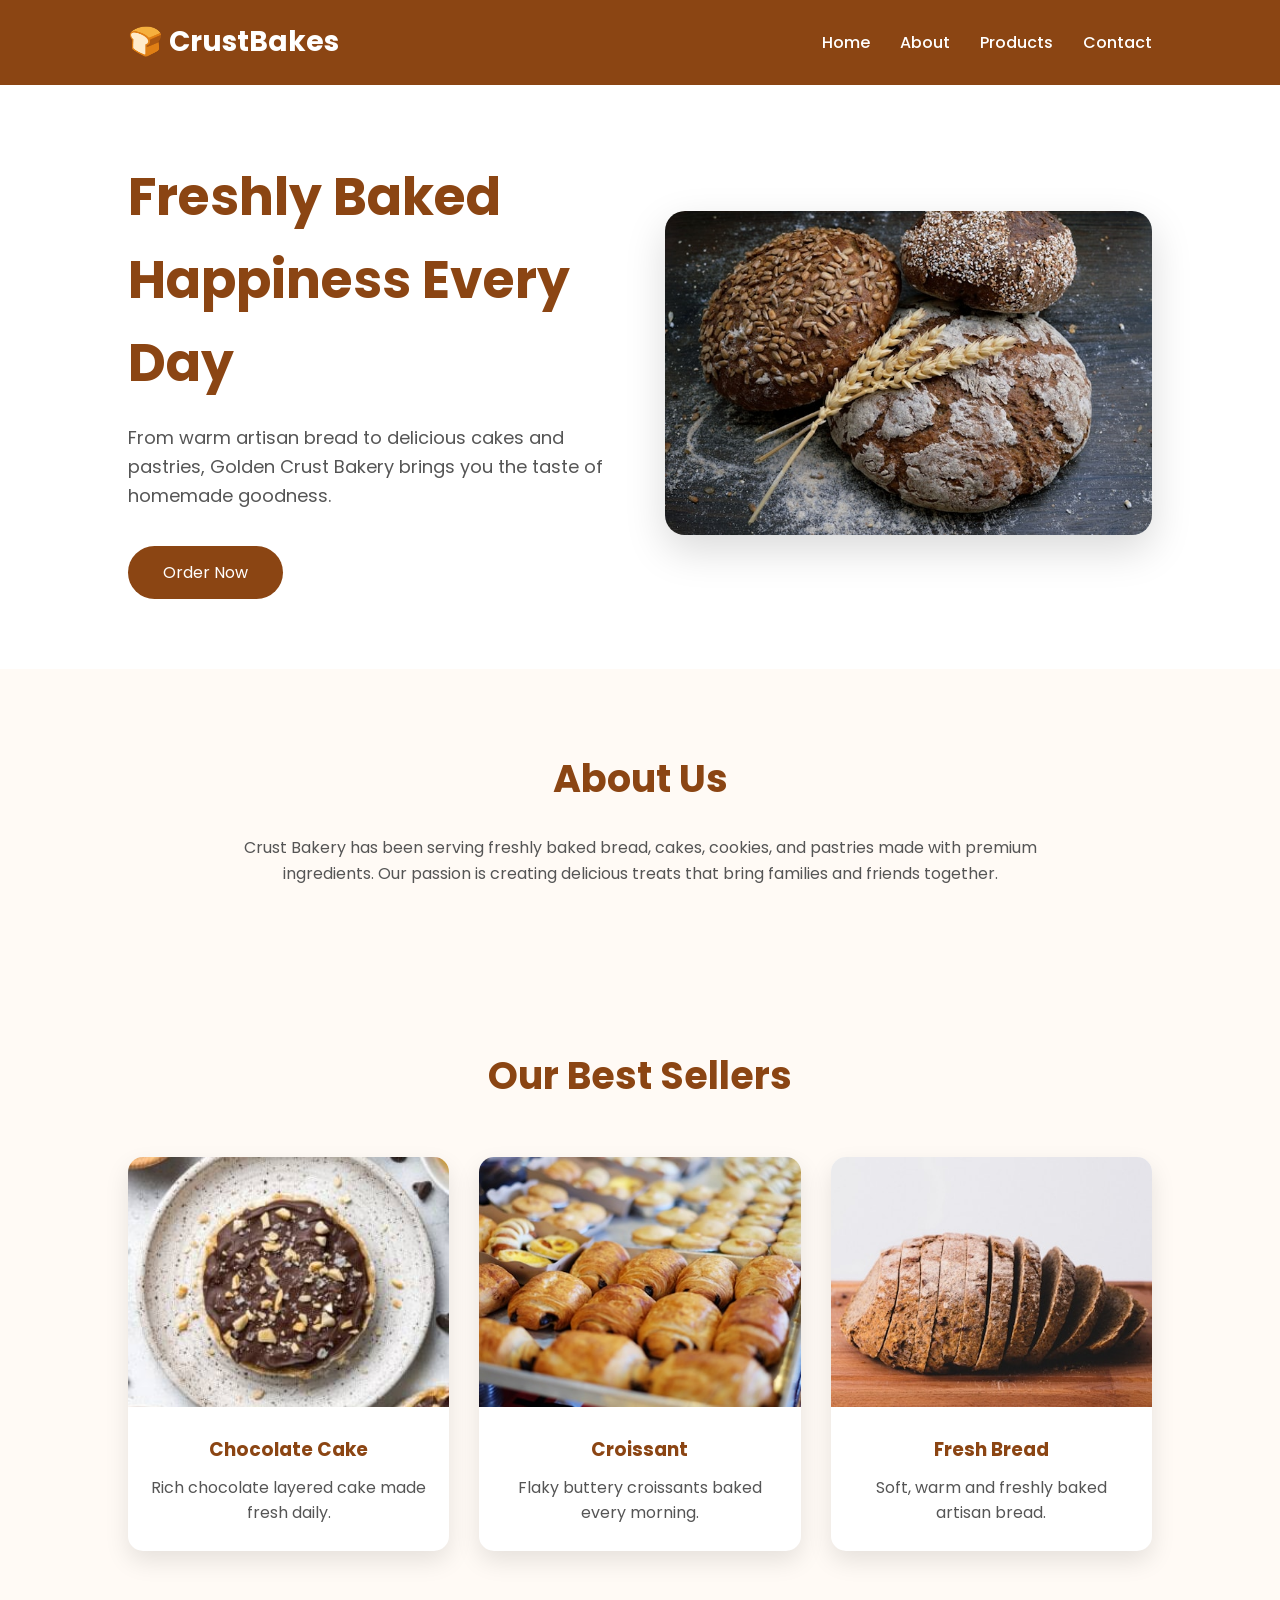
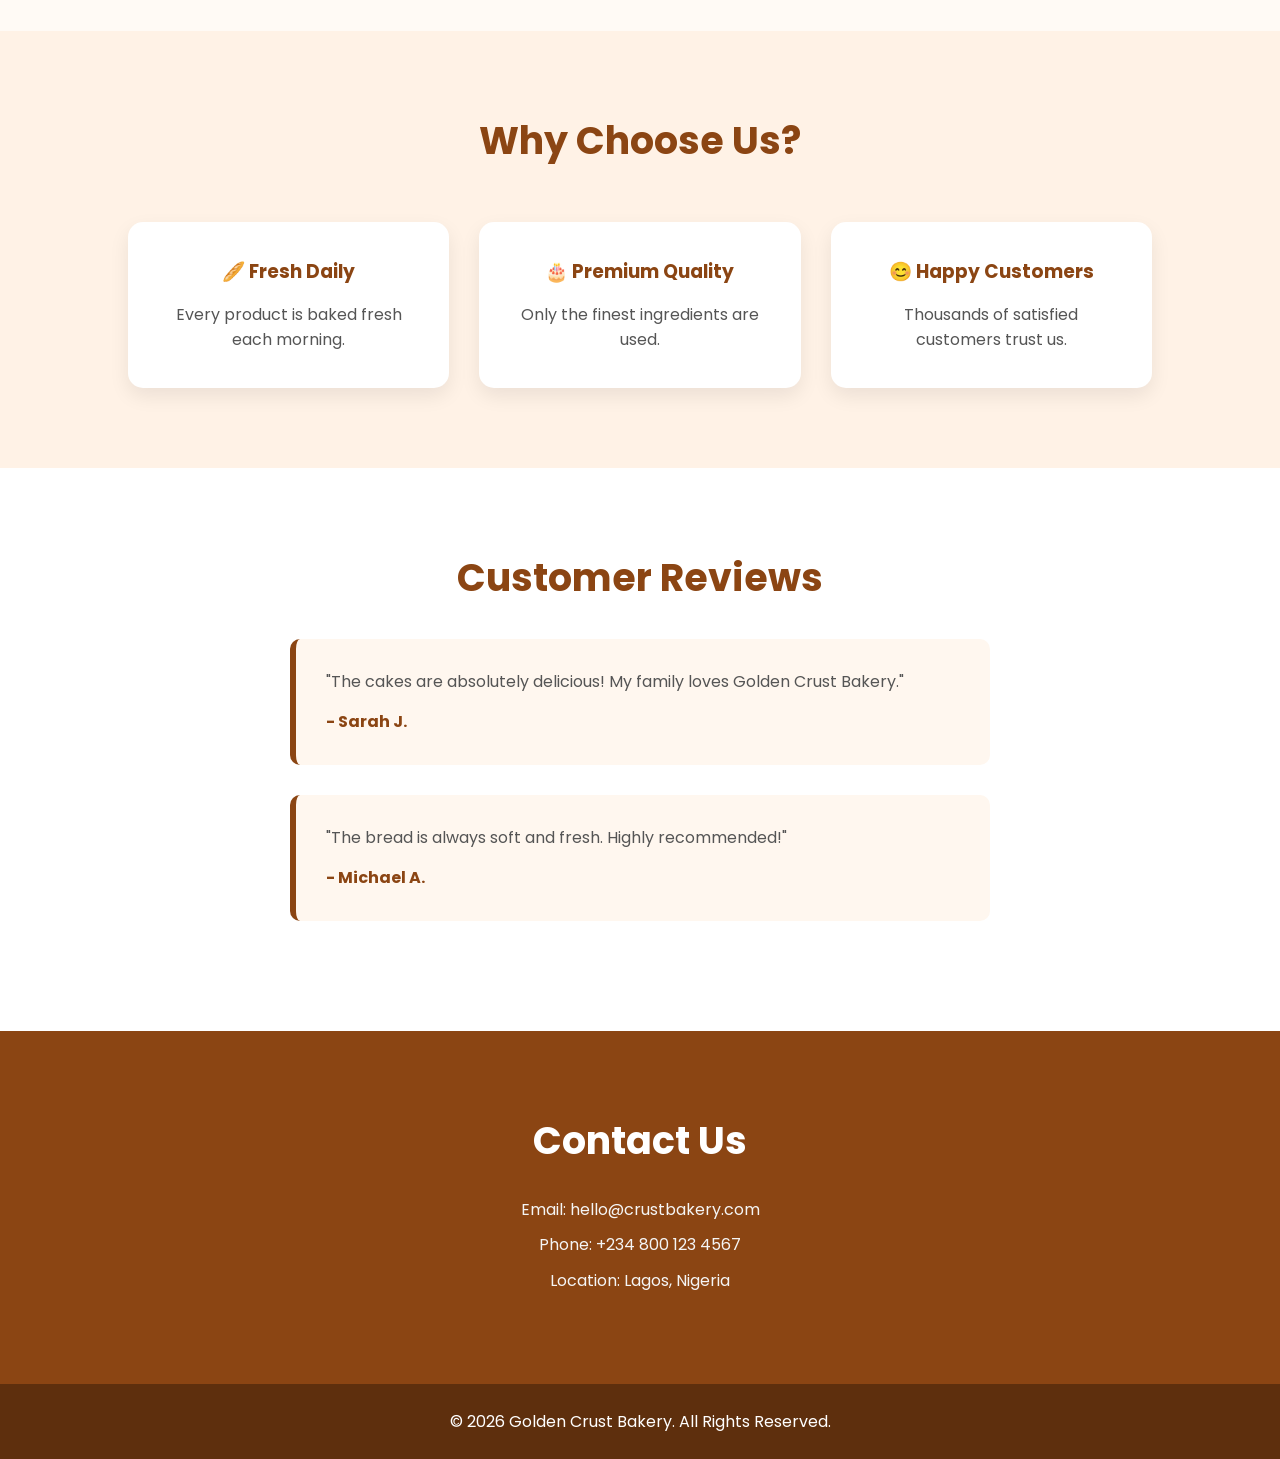
<file: Bakery Site/CrustyBakes/index.html>
<!DOCTYPE html>
<html lang="en">
<head>
    <meta charset="UTF-8">
    <meta name="viewport" content="width=device-width, initial-scale=1.0">
    <title>Crust Bakery</title>

    <link rel="stylesheet" href="style.css">

    <link rel="preconnect" href="https://fonts.googleapis.com">
    <link rel="preconnect" href="https://fonts.gstatic.com" crossorigin>

    <link href="https://fonts.googleapis.com/css2?family=Poppins:wght@300;400;500;600;700&display=swap" rel="stylesheet">

</head>
<body>

<header>

<nav>

<div class="logo">
🍞 CrustBakes
</div>

<ul>

<li><a href="#">Home</a></li>

<li><a href="#about">About</a></li>

<li><a href="#products">Products</a></li>

<li><a href="#contact">Contact</a></li>

</ul>

</nav>

<div class="hero">

<div class="hero-text">

<h1>Freshly Baked Happiness Every Day</h1>

<p>
From warm artisan bread to delicious cakes and pastries,
Golden Crust Bakery brings you the taste of homemade goodness.
</p>

<a href="#" class="btn">
Order Now
</a> 

</div>

<div class="hero-image">

<img src="baked cake.jpg"
alt="Bakery">

</div>

</div>

</header>

<section id="about">

<h2>About Us</h2>

<p>

Crust Bakery has been serving freshly baked bread,
cakes, cookies, and pastries made with premium ingredients.
Our passion is creating delicious treats that bring families
and friends together.

</p>

</section>

<section id="products">

<h2>Our Best Sellers</h2>

<div class="cards">

<div class="card">

<img src="Chocolate cake.jpg">

<h3>Chocolate Cake</h3>

<p>

Rich chocolate layered cake made fresh daily.

</p>

</div>

<div class="card">

<img src="croissant.jpg">

<h3>Croissant</h3>

<p>

Flaky buttery croissants baked every morning.

</p>

</div>

<div class="card">

<img src="bread.jpg">

<h3>Fresh Bread</h3>

<p>

Soft, warm and freshly baked artisan bread.

</p>

</div>

</div>

</section>

<section class="why">

<h2>Why Choose Us?</h2>

<div class="why-container">

<div>

<h3>🥖 Fresh Daily</h3>

<p>Every product is baked fresh each morning.</p>

</div>

<div>

<h3>🎂 Premium Quality</h3>

<p>Only the finest ingredients are used.</p>

</div>

<div>

<h3>😊 Happy Customers</h3>

<p>Thousands of satisfied customers trust us.</p>

</div>

</div>

</section>

<section class="testimonial">

<h2>Customer Reviews</h2>

<div class="review">

<p>

"The cakes are absolutely delicious! My family loves Golden
Crust Bakery."

</p>

<h4>- Sarah J.</h4>

</div>

<div class="review">

<p>

"The bread is always soft and fresh. Highly recommended!"

</p>

<h4>- Michael A.</h4>

</div>

</section>

<section id="contact">

<h2>Contact Us</h2>

<p>Email: hello@crustbakery.com</p>

<p>Phone: +234 800 123 4567</p>

<p>Location: Lagos, Nigeria</p>

</section>

<footer>

<p>

© 2026 Golden Crust Bakery. All Rights Reserved.

</p>

</footer>

</body>
</html>
</file>
<file: Bakery Site/CrustyBakes/style.css>
*{
    margin:0;
    padding:0;
    box-sizing:border-box;
    font-family:'Poppins',sans-serif;
}

body{
    background:#fffaf5;
    color:#333;
    line-height:1.6;
}

header{
    background:#fff;
}

nav{
    display:flex;
    justify-content:space-between;
    align-items:center;
    padding:20px 10%;
    background:#8b4513;
}

.logo{
    color:#fff;
    font-size:28px;
    font-weight:700;
}

nav ul{
    display:flex;
    list-style:none;
}

nav ul li{
    margin-left:30px;
}

nav ul li a{
    color:#fff;
    text-decoration:none;
    font-weight:500;
    transition:.3s;
}

nav ul li a:hover{
    color:#ffd27d;
}

.hero{
    display:flex;
    justify-content:space-between;
    align-items:center;
    padding:70px 10%;
    gap:50px;
}

.hero-text{
    flex:1;
}

.hero-text h1{
    font-size:52px;
    color:#8b4513;
    margin-bottom:20px;
}

.hero-text p{
    font-size:18px;
    margin-bottom:35px;
    color:#555;
}

.btn{
    display:inline-block;
    padding:14px 35px;
    background:#8b4513;
    color:white;
    text-decoration:none;
    border-radius:40px;
    transition:.3s;
}

.btn:hover{
    background:#5e2f0d;
}

.hero-image{
    flex:1;
}

.hero-image img{
    width:100%;
    border-radius:20px;
    box-shadow:0 15px 40px rgba(0,0,0,.15);
}

section{
    padding:80px 10%;
}

section h2{
    text-align:center;
    color:#8b4513;
    font-size:38px;
    margin-bottom:25px;
}

section p{
    text-align:center;
    max-width:850px;
    margin:auto;
    color:#555;
}

.cards{
    display:grid;
    grid-template-columns:repeat(auto-fit,minmax(260px,1fr));
    gap:30px;
    margin-top:50px;
}

.card{
    background:white;
    border-radius:15px;
    overflow:hidden;
    box-shadow:0 10px 25px rgba(0,0,0,.1);
    transition:.4s;
}

.card:hover{
    transform:translateY(-10px);
}

.card img{
    width:100%;
    height:250px;
    object-fit:cover;
}

.card h3{
    text-align:center;
    margin:20px 0 10px;
    color:#8b4513;
}

.card p{
    padding:0 20px 25px;
}

.why{
    background:#fff2e6;
}

.why-container{
    display:grid;
    grid-template-columns:repeat(auto-fit,minmax(250px,1fr));
    gap:30px;
    margin-top:50px;
}

.why-container div{
    background:white;
    padding:35px;
    border-radius:15px;
    text-align:center;
    box-shadow:0 8px 20px rgba(0,0,0,.08);
}

.why-container h3{
    color:#8b4513;
    margin-bottom:15px;
}

.testimonial{
    background:white;
}

.review{
    max-width:700px;
    margin:30px auto;
    background:#fff7ef;
    padding:30px;
    border-left:6px solid #8b4513;
    border-radius:10px;
}

.review p{
    text-align:left;
}

.review h4{
    margin-top:15px;
    color:#8b4513;
}

#contact{
    background:#8b4513;
    color:white;
}

#contact h2{
    color:white;
}

#contact p{
    color:#f5f5f5;
    margin-bottom:10px;
}

footer{
    background:#5e2f0d;
    color:white;
    text-align:center;
    padding:25px;
}

/* RESPONSIVE */

@media(max-width:900px){

.hero{
    flex-direction:column;
    text-align:center;
}

.hero-text h1{
    font-size:40px;
}

nav{
    flex-direction:column;
}

nav ul{
    margin-top:20px;
}

nav ul li{
    margin:0 15px;
}

}

@media(max-width:600px){

.hero-text h1{
    font-size:32px;
}

section h2{
    font-size:30px;
}

.cards,
.why-container{
    grid-template-columns:1fr;
}

}
</file>
